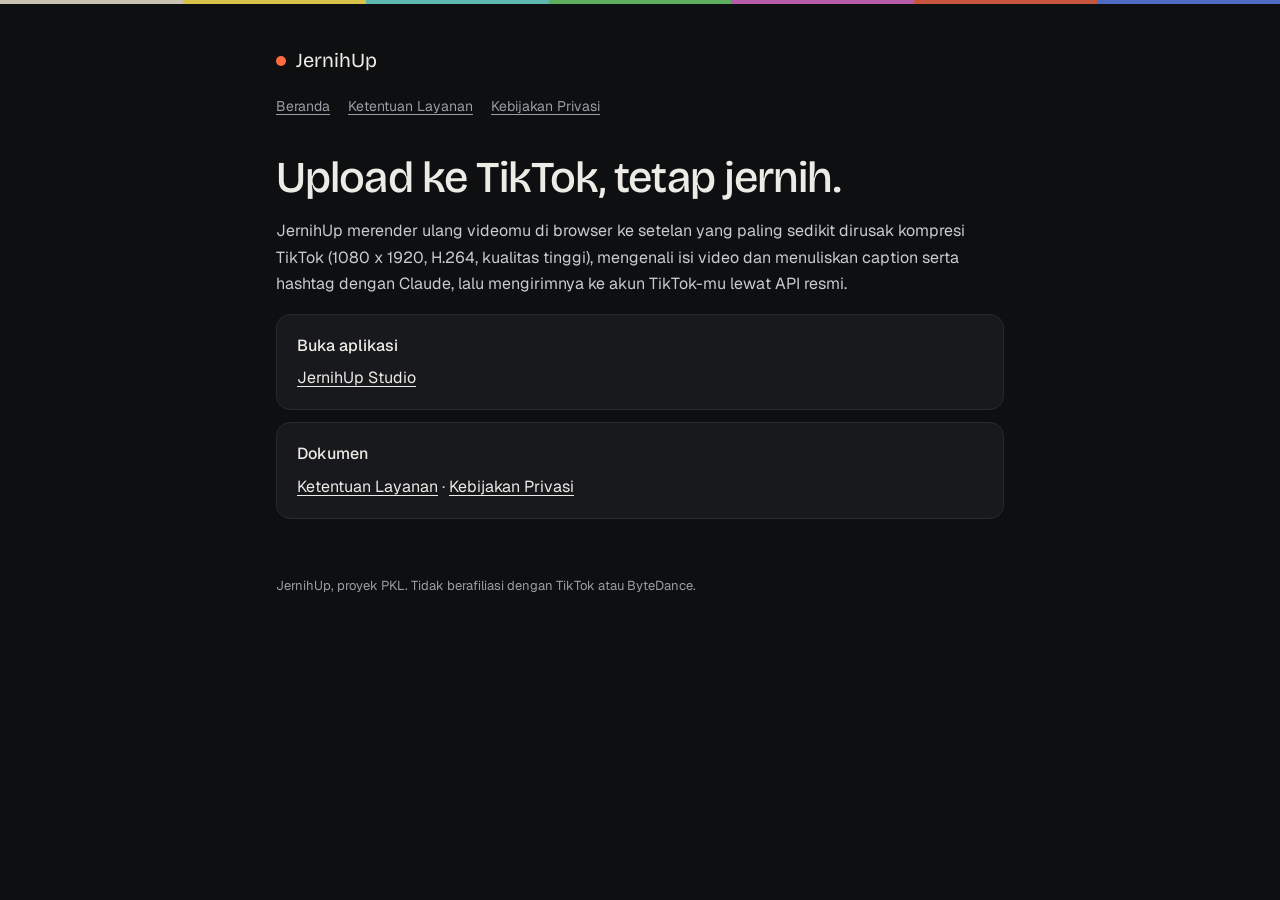
<file: index.html>
<!doctype html>
<html lang="id">
<head>
<meta charset="utf-8">
<meta name="viewport" content="width=device-width, initial-scale=1">
<title>JernihUp - Upload TikTok tetap jernih</title>
<link href="https://fonts.googleapis.com/css2?family=Bricolage+Grotesque:opsz,wght@12..96,400;12..96,500&family=Geist:wght@400;500&display=swap" rel="stylesheet">
<link rel="stylesheet" href="style.css">
</head>
<body>
<div class="bars"><i></i><i></i><i></i><i></i><i></i><i></i><i></i></div>
<div class="wrap">
  <a class="logo" href="./"><i></i>JernihUp</a>
  <nav><a href="./">Beranda</a><a href="terms.html">Ketentuan Layanan</a><a href="privacy.html">Kebijakan Privasi</a></nav>

  <h1>Upload ke TikTok, tetap jernih.</h1>
  <p>JernihUp merender ulang videomu di browser ke setelan yang paling sedikit dirusak kompresi TikTok (1080 x 1920, H.264, kualitas
  tinggi), mengenali isi video dan menuliskan caption serta hashtag dengan Claude, lalu mengirimnya ke akun TikTok-mu lewat API resmi.</p>

  <div class="card">
    <b>Buka aplikasi</b>
    <p style="margin:6px 0 0"><a href="https://script.google.com/macros/s/AKfycbyNE6-pKzvNU-t-8PVMPa0WoEPbP72MnYgfvgKihn_L-WFLLhy0mPfpFiROiz-j-AI/exec">JernihUp Studio</a></p>
  </div>
  <div class="card">
    <b>Dokumen</b>
    <p style="margin:6px 0 0"><a href="terms.html">Ketentuan Layanan</a> &middot; <a href="privacy.html">Kebijakan Privasi</a></p>
  </div>

  <footer>JernihUp, proyek PKL. Tidak berafiliasi dengan TikTok atau ByteDance.</footer>
</div>
</body>
</html>
</file>
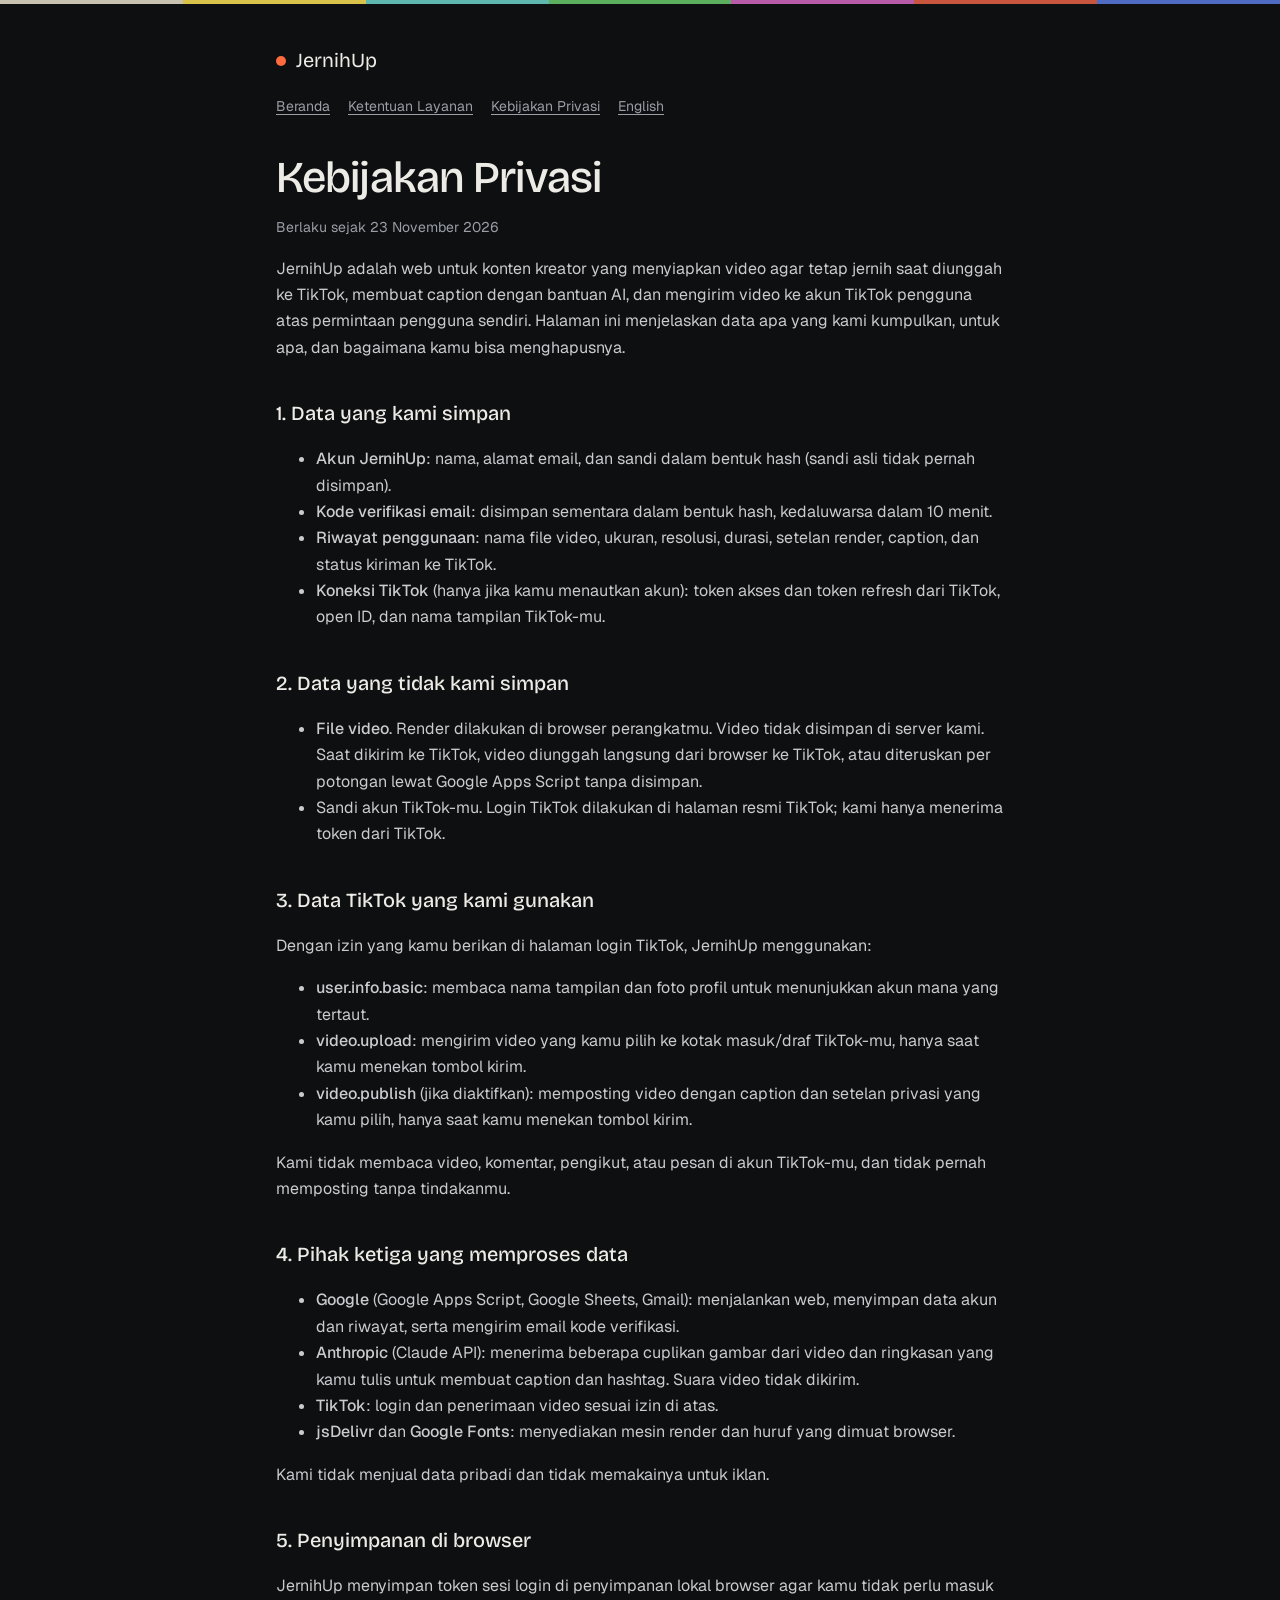
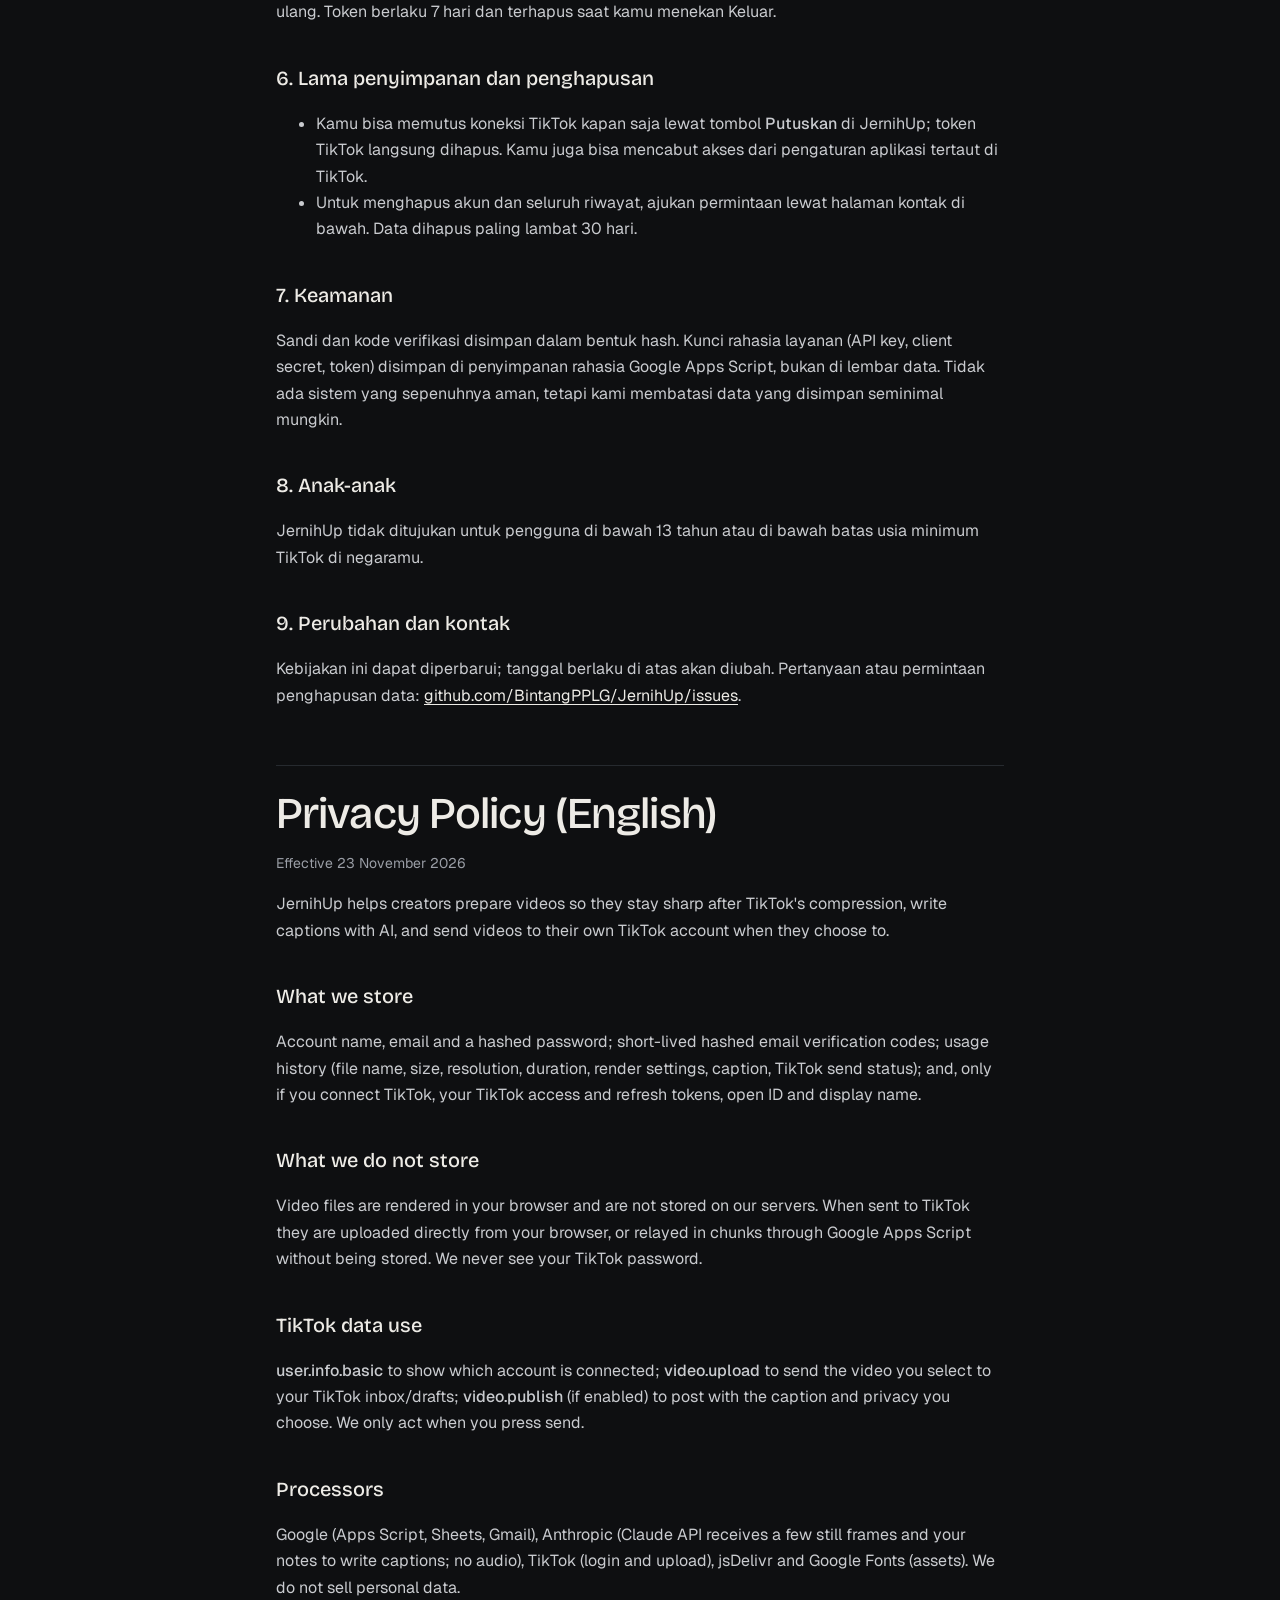
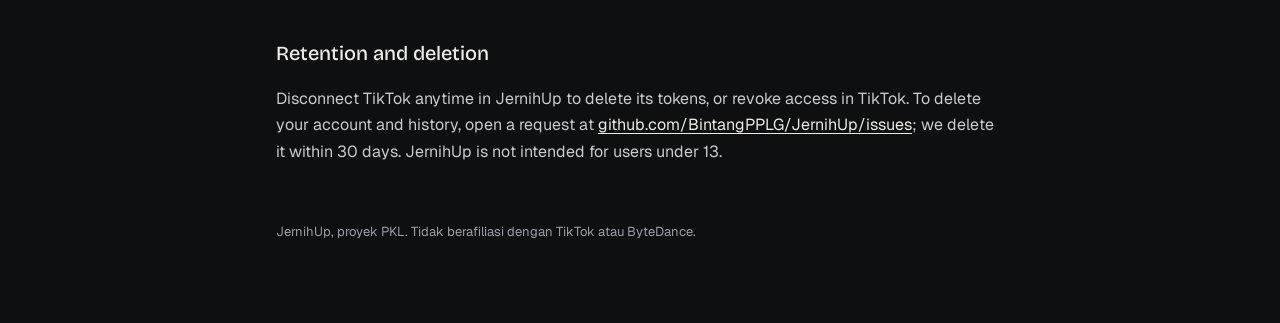
<file: privacy.html>
<!doctype html>
<html lang="id">
<head>
<meta charset="utf-8">
<meta name="viewport" content="width=device-width, initial-scale=1">
<title>Kebijakan Privasi - JernihUp</title>
<link href="https://fonts.googleapis.com/css2?family=Bricolage+Grotesque:opsz,wght@12..96,400;12..96,500&family=Geist:wght@400;500&display=swap" rel="stylesheet">
<link rel="stylesheet" href="style.css">
</head>
<body>
<div class="bars"><i></i><i></i><i></i><i></i><i></i><i></i><i></i></div>
<div class="wrap">
  <a class="logo" href="./"><i></i>JernihUp</a>
  <nav><a href="./">Beranda</a><a href="terms.html">Ketentuan Layanan</a><a href="privacy.html">Kebijakan Privasi</a><a href="#english">English</a></nav>

  <h1>Kebijakan Privasi</h1>
  <p class="meta">Berlaku sejak 23 November 2026</p>

  <p>JernihUp adalah web untuk konten kreator yang menyiapkan video agar tetap jernih saat diunggah ke TikTok, membuat
  caption dengan bantuan AI, dan mengirim video ke akun TikTok pengguna atas permintaan pengguna sendiri.
  Halaman ini menjelaskan data apa yang kami kumpulkan, untuk apa, dan bagaimana kamu bisa menghapusnya.</p>

  <h2>1. Data yang kami simpan</h2>
  <ul>
    <li><b>Akun JernihUp</b>: nama, alamat email, dan sandi dalam bentuk hash (sandi asli tidak pernah disimpan).</li>
    <li><b>Kode verifikasi email</b>: disimpan sementara dalam bentuk hash, kedaluwarsa dalam 10 menit.</li>
    <li><b>Riwayat penggunaan</b>: nama file video, ukuran, resolusi, durasi, setelan render, caption, dan status kiriman ke TikTok.</li>
    <li><b>Koneksi TikTok</b> (hanya jika kamu menautkan akun): token akses dan token refresh dari TikTok, open ID, dan nama tampilan TikTok-mu.</li>
  </ul>

  <h2>2. Data yang tidak kami simpan</h2>
  <ul>
    <li><b>File video</b>. Render dilakukan di browser perangkatmu. Video tidak disimpan di server kami. Saat dikirim ke TikTok,
    video diunggah langsung dari browser ke TikTok, atau diteruskan per potongan lewat Google Apps Script tanpa disimpan.</li>
    <li>Sandi akun TikTok-mu. Login TikTok dilakukan di halaman resmi TikTok; kami hanya menerima token dari TikTok.</li>
  </ul>

  <h2>3. Data TikTok yang kami gunakan</h2>
  <p>Dengan izin yang kamu berikan di halaman login TikTok, JernihUp menggunakan:</p>
  <ul>
    <li><b>user.info.basic</b>: membaca nama tampilan dan foto profil untuk menunjukkan akun mana yang tertaut.</li>
    <li><b>video.upload</b>: mengirim video yang kamu pilih ke kotak masuk/draf TikTok-mu, hanya saat kamu menekan tombol kirim.</li>
    <li><b>video.publish</b> (jika diaktifkan): memposting video dengan caption dan setelan privasi yang kamu pilih, hanya saat kamu menekan tombol kirim.</li>
  </ul>
  <p>Kami tidak membaca video, komentar, pengikut, atau pesan di akun TikTok-mu, dan tidak pernah memposting tanpa tindakanmu.</p>

  <h2>4. Pihak ketiga yang memproses data</h2>
  <ul>
    <li><b>Google</b> (Google Apps Script, Google Sheets, Gmail): menjalankan web, menyimpan data akun dan riwayat, serta mengirim email kode verifikasi.</li>
    <li><b>Anthropic</b> (Claude API): menerima beberapa cuplikan gambar dari video dan ringkasan yang kamu tulis untuk membuat caption dan hashtag. Suara video tidak dikirim.</li>
    <li><b>TikTok</b>: login dan penerimaan video sesuai izin di atas.</li>
    <li><b>jsDelivr</b> dan <b>Google Fonts</b>: menyediakan mesin render dan huruf yang dimuat browser.</li>
  </ul>
  <p>Kami tidak menjual data pribadi dan tidak memakainya untuk iklan.</p>

  <h2>5. Penyimpanan di browser</h2>
  <p>JernihUp menyimpan token sesi login di penyimpanan lokal browser agar kamu tidak perlu masuk ulang. Token berlaku 7 hari dan
  terhapus saat kamu menekan Keluar.</p>

  <h2>6. Lama penyimpanan dan penghapusan</h2>
  <ul>
    <li>Kamu bisa memutus koneksi TikTok kapan saja lewat tombol <b>Putuskan</b> di JernihUp; token TikTok langsung dihapus.
    Kamu juga bisa mencabut akses dari pengaturan aplikasi tertaut di TikTok.</li>
    <li>Untuk menghapus akun dan seluruh riwayat, ajukan permintaan lewat halaman kontak di bawah. Data dihapus paling lambat 30 hari.</li>
  </ul>

  <h2>7. Keamanan</h2>
  <p>Sandi dan kode verifikasi disimpan dalam bentuk hash. Kunci rahasia layanan (API key, client secret, token) disimpan di penyimpanan
  rahasia Google Apps Script, bukan di lembar data. Tidak ada sistem yang sepenuhnya aman, tetapi kami membatasi data yang disimpan seminimal mungkin.</p>

  <h2>8. Anak-anak</h2>
  <p>JernihUp tidak ditujukan untuk pengguna di bawah 13 tahun atau di bawah batas usia minimum TikTok di negaramu.</p>

  <h2>9. Perubahan dan kontak</h2>
  <p>Kebijakan ini dapat diperbarui; tanggal berlaku di atas akan diubah. Pertanyaan atau permintaan penghapusan data:
  <a href="https://github.com/BintangPPLG/JernihUp/issues">github.com/BintangPPLG/JernihUp/issues</a>.</p>

  <section class="en" id="english">
    <h1>Privacy Policy (English)</h1>
    <p class="meta">Effective 23 November 2026</p>
    <p>JernihUp helps creators prepare videos so they stay sharp after TikTok's compression, write captions with AI, and send videos
    to their own TikTok account when they choose to.</p>
    <h2>What we store</h2>
    <p>Account name, email and a hashed password; short-lived hashed email verification codes; usage history (file name, size,
    resolution, duration, render settings, caption, TikTok send status); and, only if you connect TikTok, your TikTok access and
    refresh tokens, open ID and display name.</p>
    <h2>What we do not store</h2>
    <p>Video files are rendered in your browser and are not stored on our servers. When sent to TikTok they are uploaded directly
    from your browser, or relayed in chunks through Google Apps Script without being stored. We never see your TikTok password.</p>
    <h2>TikTok data use</h2>
    <p><b>user.info.basic</b> to show which account is connected; <b>video.upload</b> to send the video you select to your TikTok
    inbox/drafts; <b>video.publish</b> (if enabled) to post with the caption and privacy you choose. We only act when you press send.</p>
    <h2>Processors</h2>
    <p>Google (Apps Script, Sheets, Gmail), Anthropic (Claude API receives a few still frames and your notes to write captions; no
    audio), TikTok (login and upload), jsDelivr and Google Fonts (assets). We do not sell personal data.</p>
    <h2>Retention and deletion</h2>
    <p>Disconnect TikTok anytime in JernihUp to delete its tokens, or revoke access in TikTok. To delete your account and history,
    open a request at <a href="https://github.com/BintangPPLG/JernihUp/issues">github.com/BintangPPLG/JernihUp/issues</a>;
    we delete it within 30 days. JernihUp is not intended for users under 13.</p>
  </section>

  <footer>JernihUp, proyek PKL. Tidak berafiliasi dengan TikTok atau ByteDance.</footer>
</div>
</body>
</html>
</file>
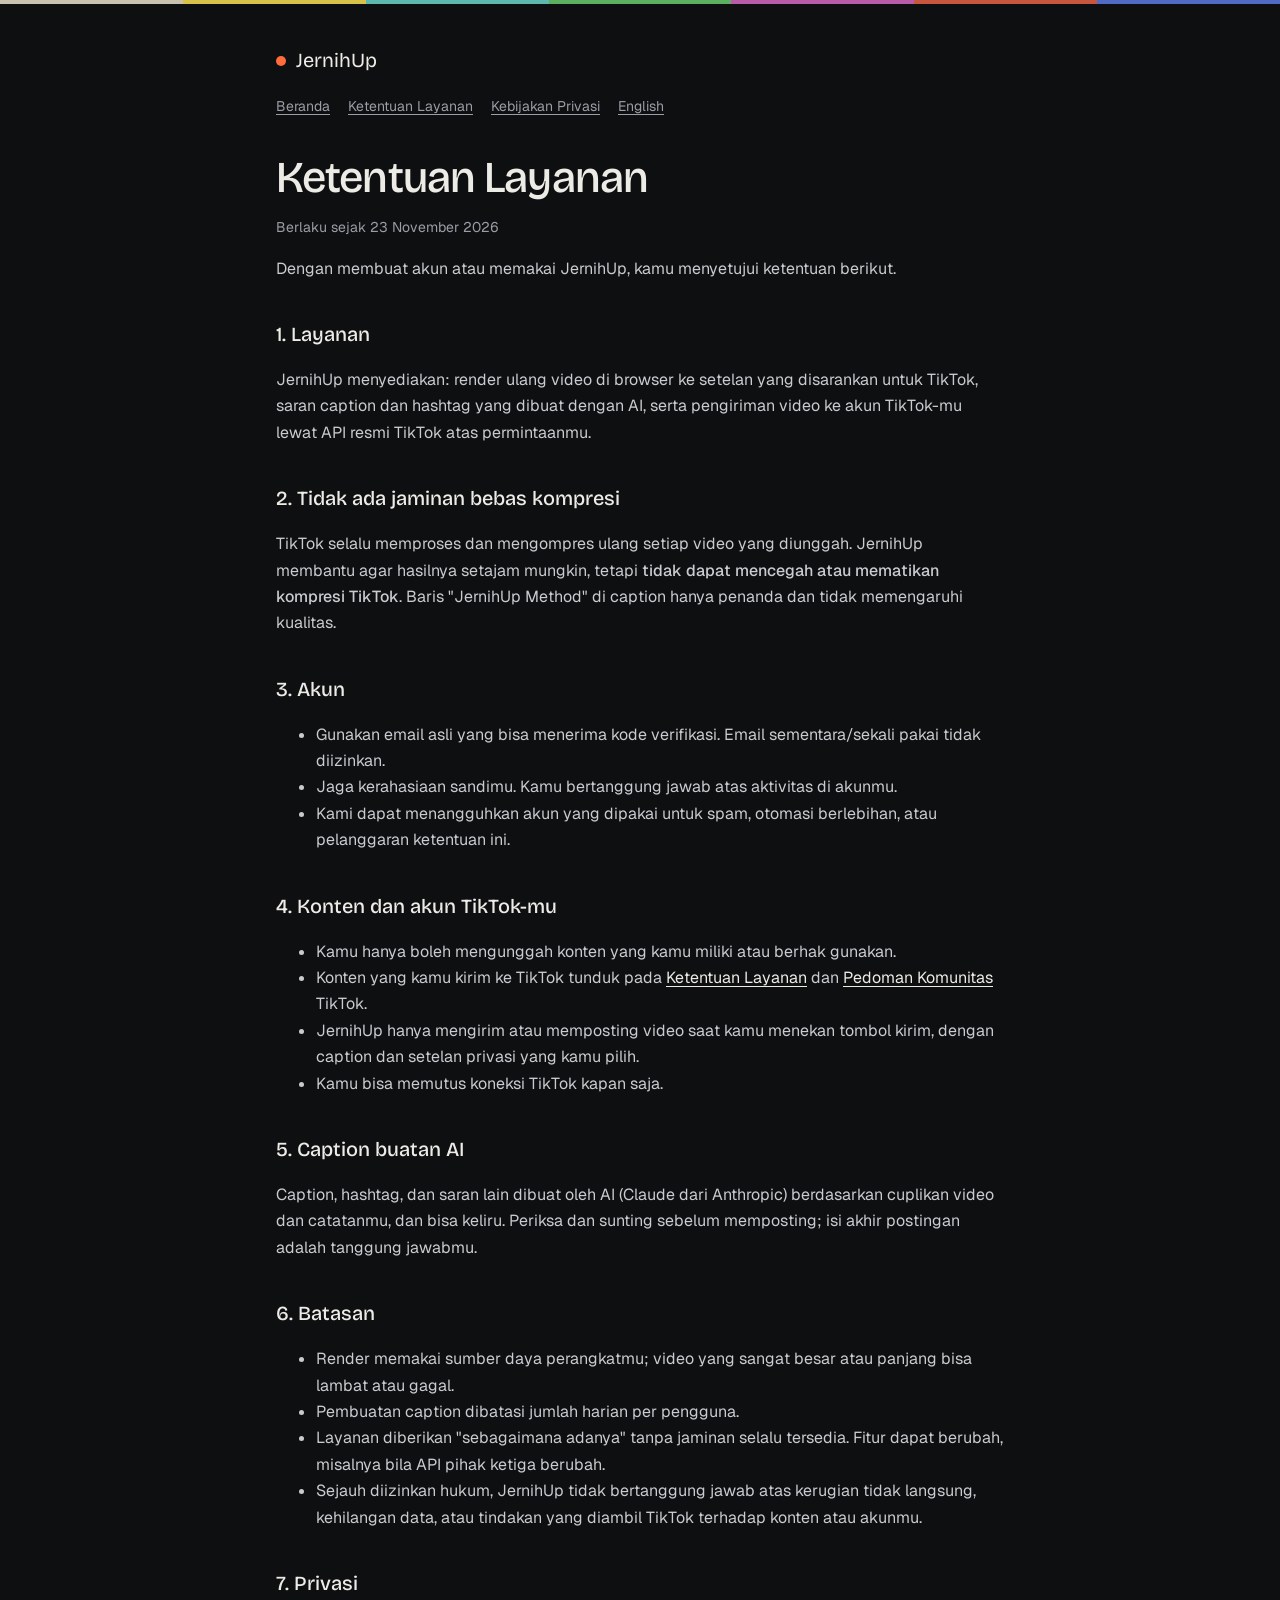
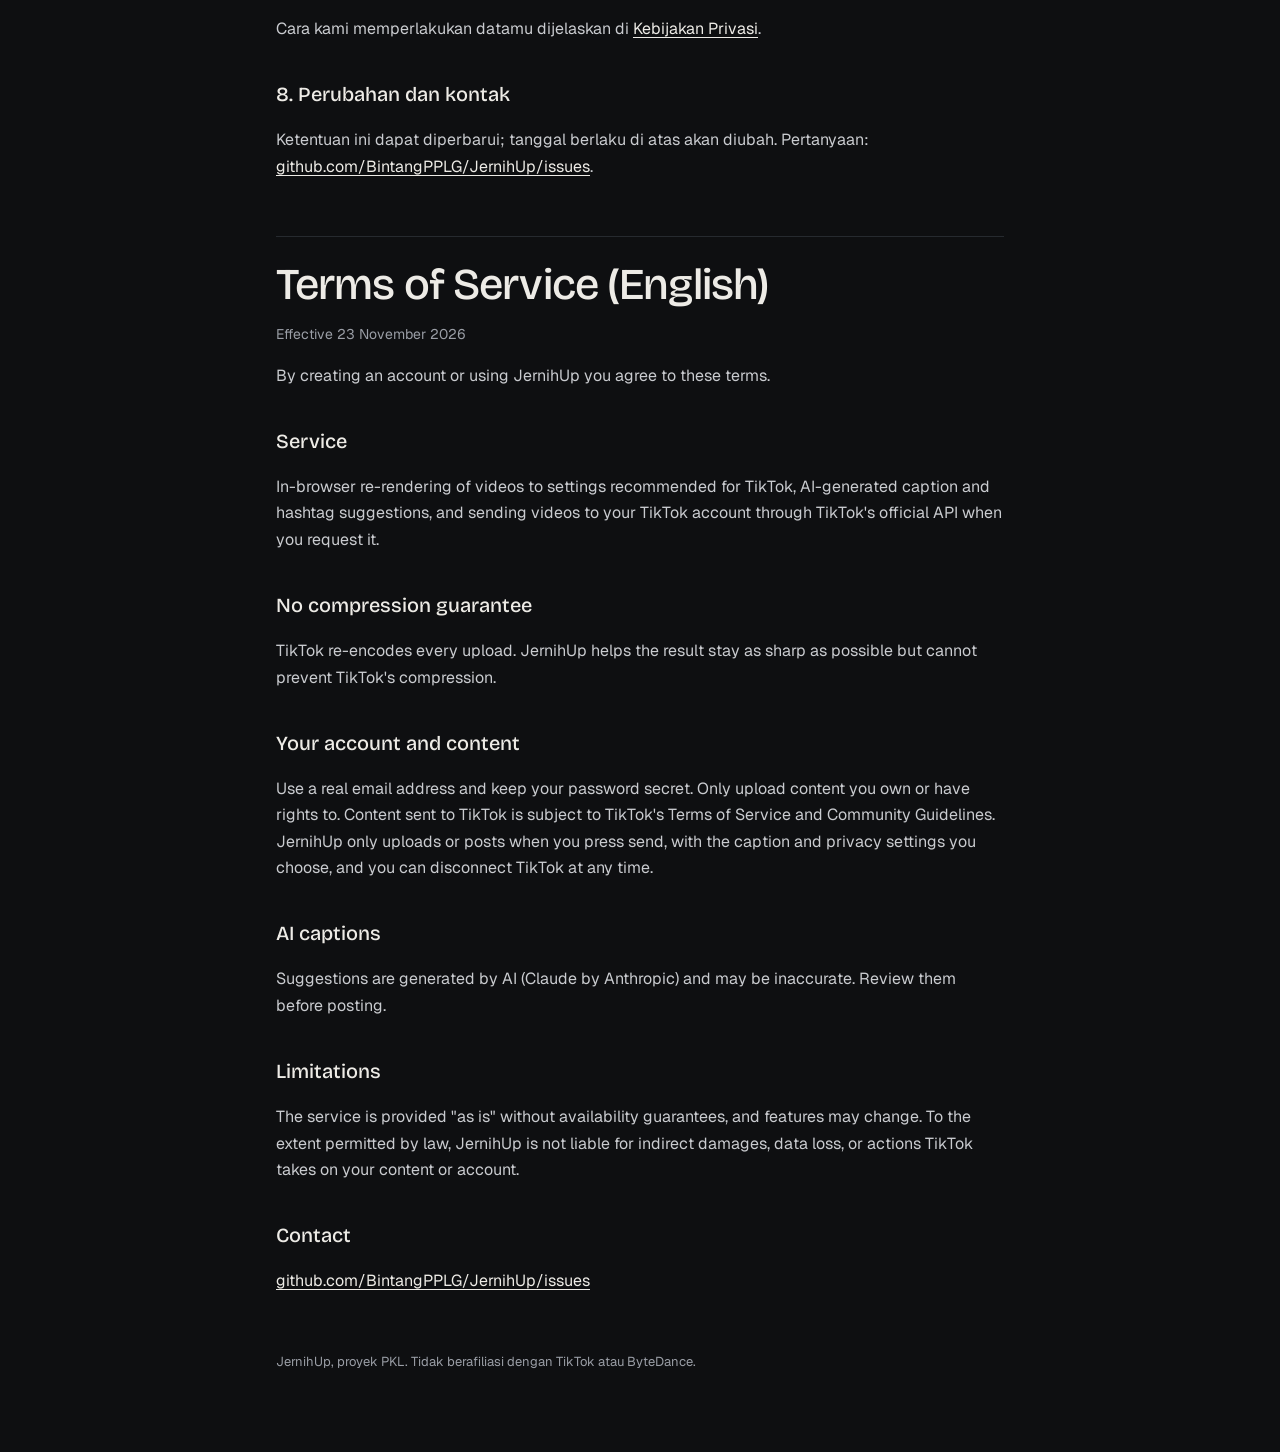
<file: terms.html>
<!doctype html>
<html lang="id">
<head>
<meta charset="utf-8">
<meta name="viewport" content="width=device-width, initial-scale=1">
<title>Ketentuan Layanan - JernihUp</title>
<link href="https://fonts.googleapis.com/css2?family=Bricolage+Grotesque:opsz,wght@12..96,400;12..96,500&family=Geist:wght@400;500&display=swap" rel="stylesheet">
<link rel="stylesheet" href="style.css">
</head>
<body>
<div class="bars"><i></i><i></i><i></i><i></i><i></i><i></i><i></i></div>
<div class="wrap">
  <a class="logo" href="./"><i></i>JernihUp</a>
  <nav><a href="./">Beranda</a><a href="terms.html">Ketentuan Layanan</a><a href="privacy.html">Kebijakan Privasi</a><a href="#english">English</a></nav>

  <h1>Ketentuan Layanan</h1>
  <p class="meta">Berlaku sejak 23 November 2026</p>

  <p>Dengan membuat akun atau memakai JernihUp, kamu menyetujui ketentuan berikut.</p>

  <h2>1. Layanan</h2>
  <p>JernihUp menyediakan: render ulang video di browser ke setelan yang disarankan untuk TikTok, saran caption dan hashtag yang dibuat
  dengan AI, serta pengiriman video ke akun TikTok-mu lewat API resmi TikTok atas permintaanmu.</p>

  <h2>2. Tidak ada jaminan bebas kompresi</h2>
  <p>TikTok selalu memproses dan mengompres ulang setiap video yang diunggah. JernihUp membantu agar hasilnya setajam mungkin, tetapi
  <b>tidak dapat mencegah atau mematikan kompresi TikTok</b>. Baris "JernihUp Method" di caption hanya penanda dan tidak memengaruhi kualitas.</p>

  <h2>3. Akun</h2>
  <ul>
    <li>Gunakan email asli yang bisa menerima kode verifikasi. Email sementara/sekali pakai tidak diizinkan.</li>
    <li>Jaga kerahasiaan sandimu. Kamu bertanggung jawab atas aktivitas di akunmu.</li>
    <li>Kami dapat menangguhkan akun yang dipakai untuk spam, otomasi berlebihan, atau pelanggaran ketentuan ini.</li>
  </ul>

  <h2>4. Konten dan akun TikTok-mu</h2>
  <ul>
    <li>Kamu hanya boleh mengunggah konten yang kamu miliki atau berhak gunakan.</li>
    <li>Konten yang kamu kirim ke TikTok tunduk pada <a href="https://www.tiktok.com/legal/terms-of-service">Ketentuan Layanan</a> dan
    <a href="https://www.tiktok.com/community-guidelines">Pedoman Komunitas</a> TikTok.</li>
    <li>JernihUp hanya mengirim atau memposting video saat kamu menekan tombol kirim, dengan caption dan setelan privasi yang kamu pilih.</li>
    <li>Kamu bisa memutus koneksi TikTok kapan saja.</li>
  </ul>

  <h2>5. Caption buatan AI</h2>
  <p>Caption, hashtag, dan saran lain dibuat oleh AI (Claude dari Anthropic) berdasarkan cuplikan video dan catatanmu, dan bisa keliru.
  Periksa dan sunting sebelum memposting; isi akhir postingan adalah tanggung jawabmu.</p>

  <h2>6. Batasan</h2>
  <ul>
    <li>Render memakai sumber daya perangkatmu; video yang sangat besar atau panjang bisa lambat atau gagal.</li>
    <li>Pembuatan caption dibatasi jumlah harian per pengguna.</li>
    <li>Layanan diberikan "sebagaimana adanya" tanpa jaminan selalu tersedia. Fitur dapat berubah, misalnya bila API pihak ketiga berubah.</li>
    <li>Sejauh diizinkan hukum, JernihUp tidak bertanggung jawab atas kerugian tidak langsung, kehilangan data, atau tindakan
    yang diambil TikTok terhadap konten atau akunmu.</li>
  </ul>

  <h2>7. Privasi</h2>
  <p>Cara kami memperlakukan datamu dijelaskan di <a href="privacy.html">Kebijakan Privasi</a>.</p>

  <h2>8. Perubahan dan kontak</h2>
  <p>Ketentuan ini dapat diperbarui; tanggal berlaku di atas akan diubah. Pertanyaan:
  <a href="https://github.com/BintangPPLG/JernihUp/issues">github.com/BintangPPLG/JernihUp/issues</a>.</p>

  <section class="en" id="english">
    <h1>Terms of Service (English)</h1>
    <p class="meta">Effective 23 November 2026</p>
    <p>By creating an account or using JernihUp you agree to these terms.</p>
    <h2>Service</h2>
    <p>In-browser re-rendering of videos to settings recommended for TikTok, AI-generated caption and hashtag suggestions, and sending
    videos to your TikTok account through TikTok's official API when you request it.</p>
    <h2>No compression guarantee</h2>
    <p>TikTok re-encodes every upload. JernihUp helps the result stay as sharp as possible but cannot prevent TikTok's compression.</p>
    <h2>Your account and content</h2>
    <p>Use a real email address and keep your password secret. Only upload content you own or have rights to. Content sent to TikTok is
    subject to TikTok's Terms of Service and Community Guidelines. JernihUp only uploads or posts when you press send, with the caption
    and privacy settings you choose, and you can disconnect TikTok at any time.</p>
    <h2>AI captions</h2>
    <p>Suggestions are generated by AI (Claude by Anthropic) and may be inaccurate. Review them before posting.</p>
    <h2>Limitations</h2>
    <p>The service is provided "as is" without availability guarantees, and features may change. To the extent permitted by law,
    JernihUp is not liable for indirect damages, data loss, or actions TikTok takes on your content or account.</p>
    <h2>Contact</h2>
    <p><a href="https://github.com/BintangPPLG/JernihUp/issues">github.com/BintangPPLG/JernihUp/issues</a></p>
  </section>

  <footer>JernihUp, proyek PKL. Tidak berafiliasi dengan TikTok atau ByteDance.</footer>
</div>
</body>
</html>
</file>
<file: style.css>
:root{--bg:#0E0F11;--panel:#17191C;--line:#262A2F;--ink:#EDEBE6;--mute:#9A9EA6;--tally:#FF6B3D;color-scheme:dark}
*{box-sizing:border-box}
html,body{margin:0;background:var(--bg);color:var(--ink);font:400 16px/1.65 'Geist',system-ui,sans-serif}
h1,h2,h3,b,strong{font-weight:500}
a{color:var(--ink);text-underline-offset:3px}
.bars{display:flex;height:4px}.bars i{flex:1}
.bars i:nth-child(1){background:#C9C2B0}.bars i:nth-child(2){background:#D9C24A}.bars i:nth-child(3){background:#5FB8B0}
.bars i:nth-child(4){background:#5BAF5E}.bars i:nth-child(5){background:#B85BA8}.bars i:nth-child(6){background:#C8553D}.bars i:nth-child(7){background:#4F6BC4}
.wrap{max-width:760px;margin:0 auto;padding:40px 16px 80px}
.logo{display:flex;align-items:center;gap:10px;font-family:'Bricolage Grotesque',system-ui,sans-serif;font-size:20px;text-decoration:none}
.logo i{width:10px;height:10px;border-radius:50%;background:var(--tally)}
nav{display:flex;gap:18px;flex-wrap:wrap;margin:18px 0 36px;font-size:14px;color:var(--mute)}
nav a{color:var(--mute)}
h1{font-family:'Bricolage Grotesque',system-ui,sans-serif;font-size:clamp(30px,6vw,44px);line-height:1.1;letter-spacing:-.02em;margin:0 0 8px}
h2{font-family:'Bricolage Grotesque',system-ui,sans-serif;font-size:20px;margin:36px 0 8px}
p,li{color:#C9CBCF}
.meta{color:var(--mute);font-size:14px}
.en{margin-top:56px;padding-top:24px;border-top:1px solid var(--line)}
.card{border:1px solid var(--line);background:var(--panel);border-radius:14px;padding:18px 20px;margin:12px 0}
footer{margin-top:56px;font-size:13px;color:var(--mute)}
</file>
